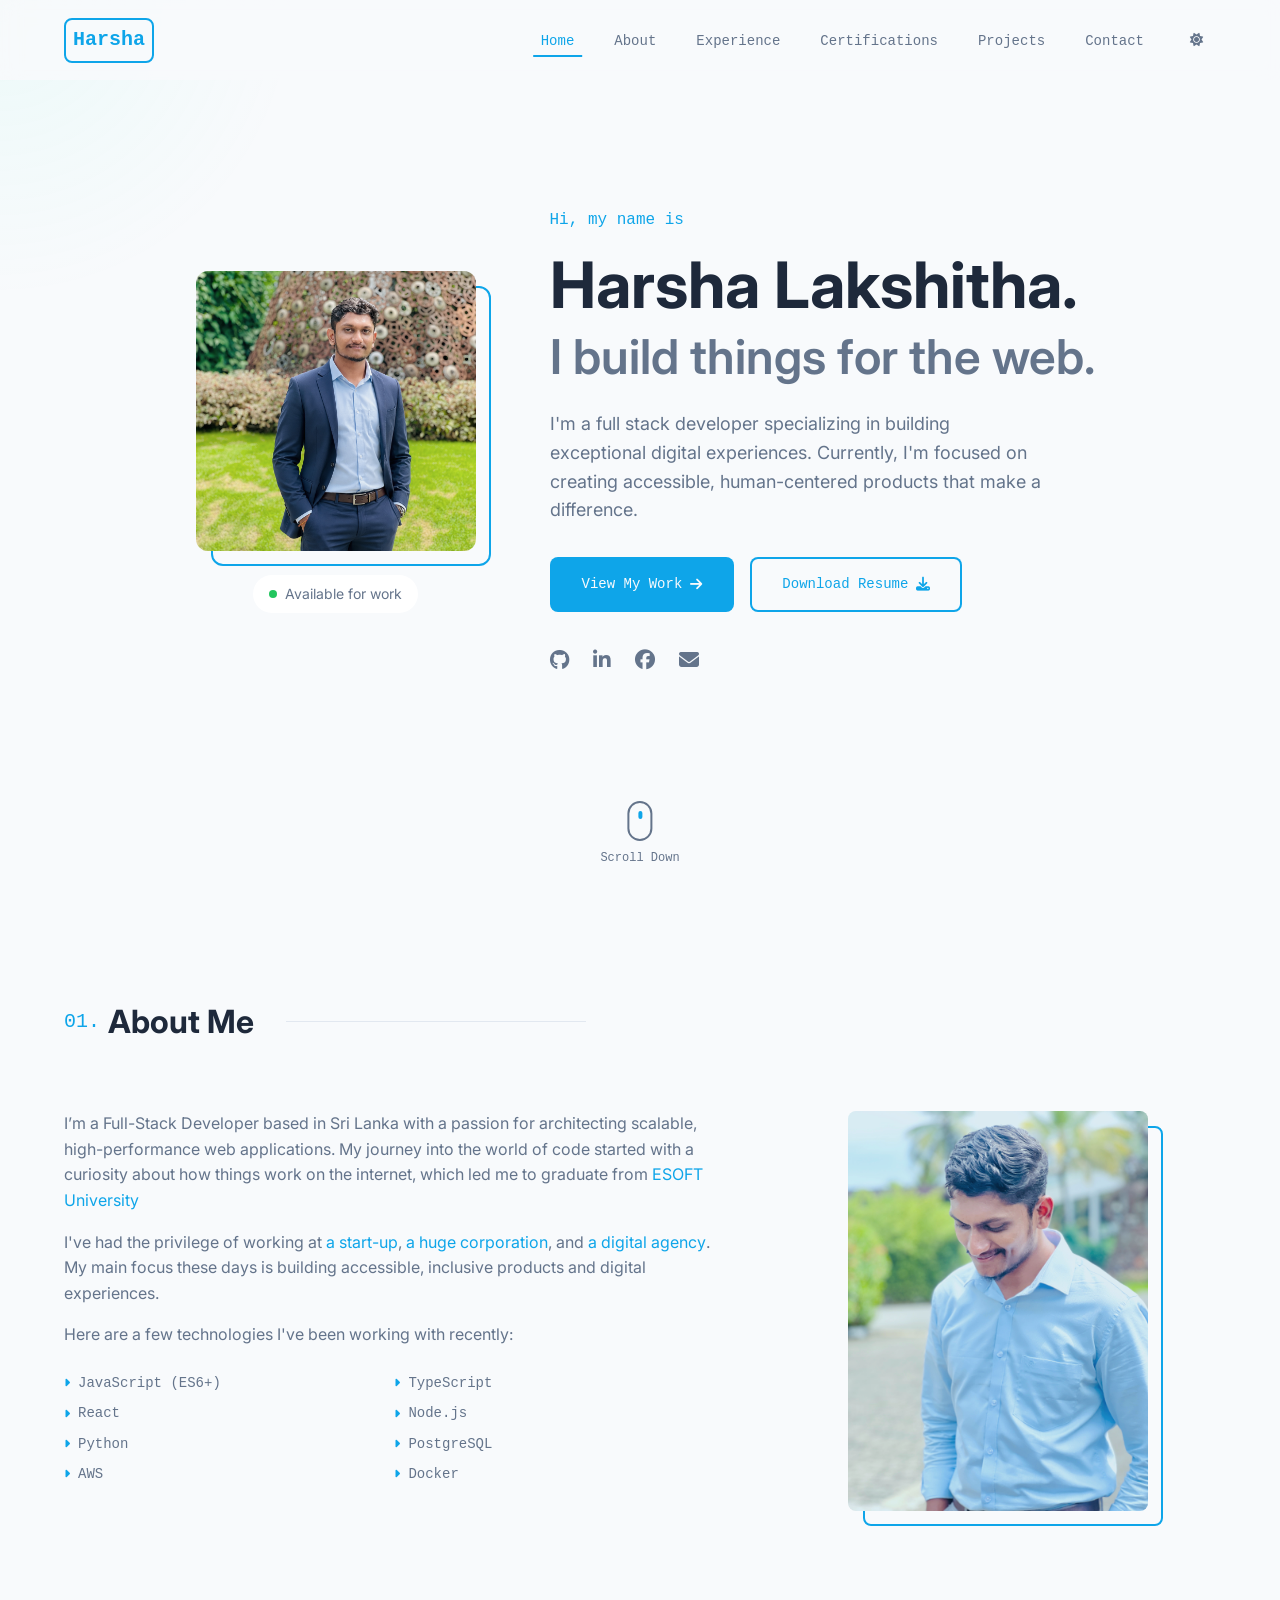
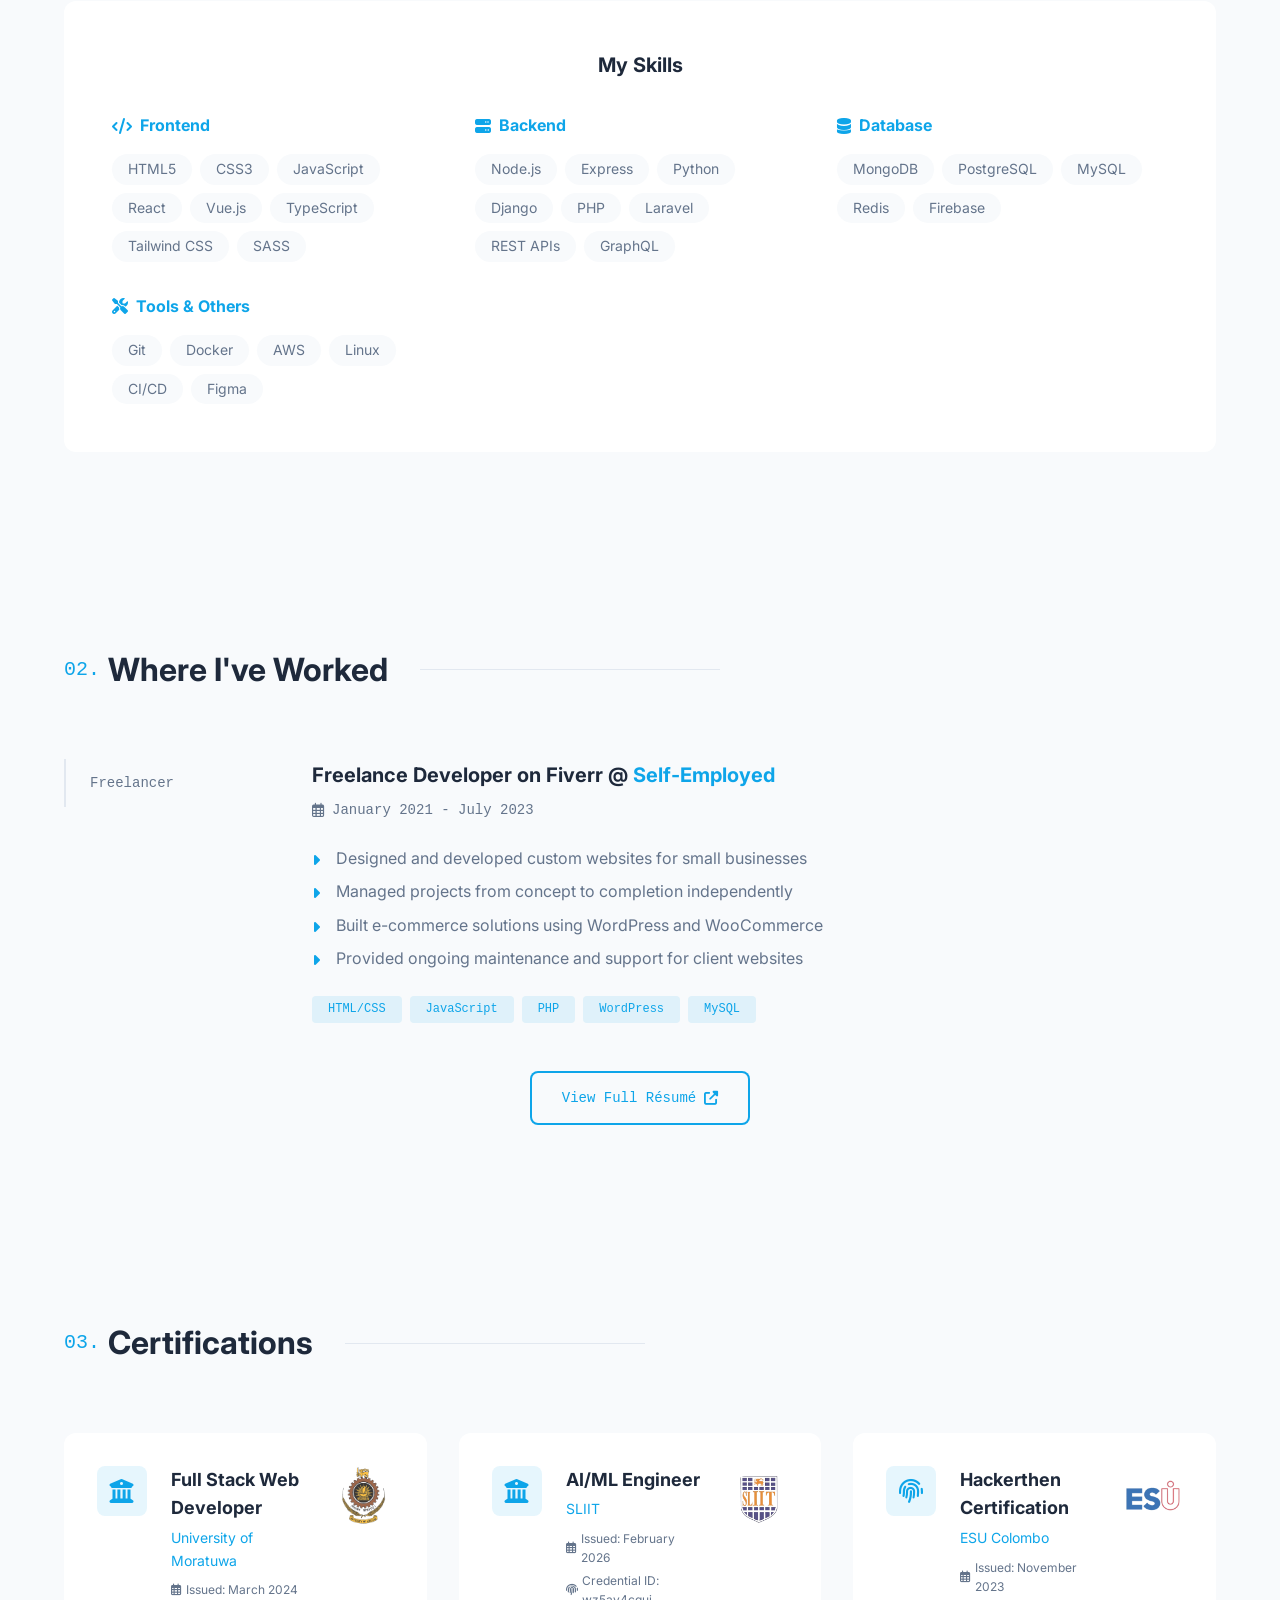
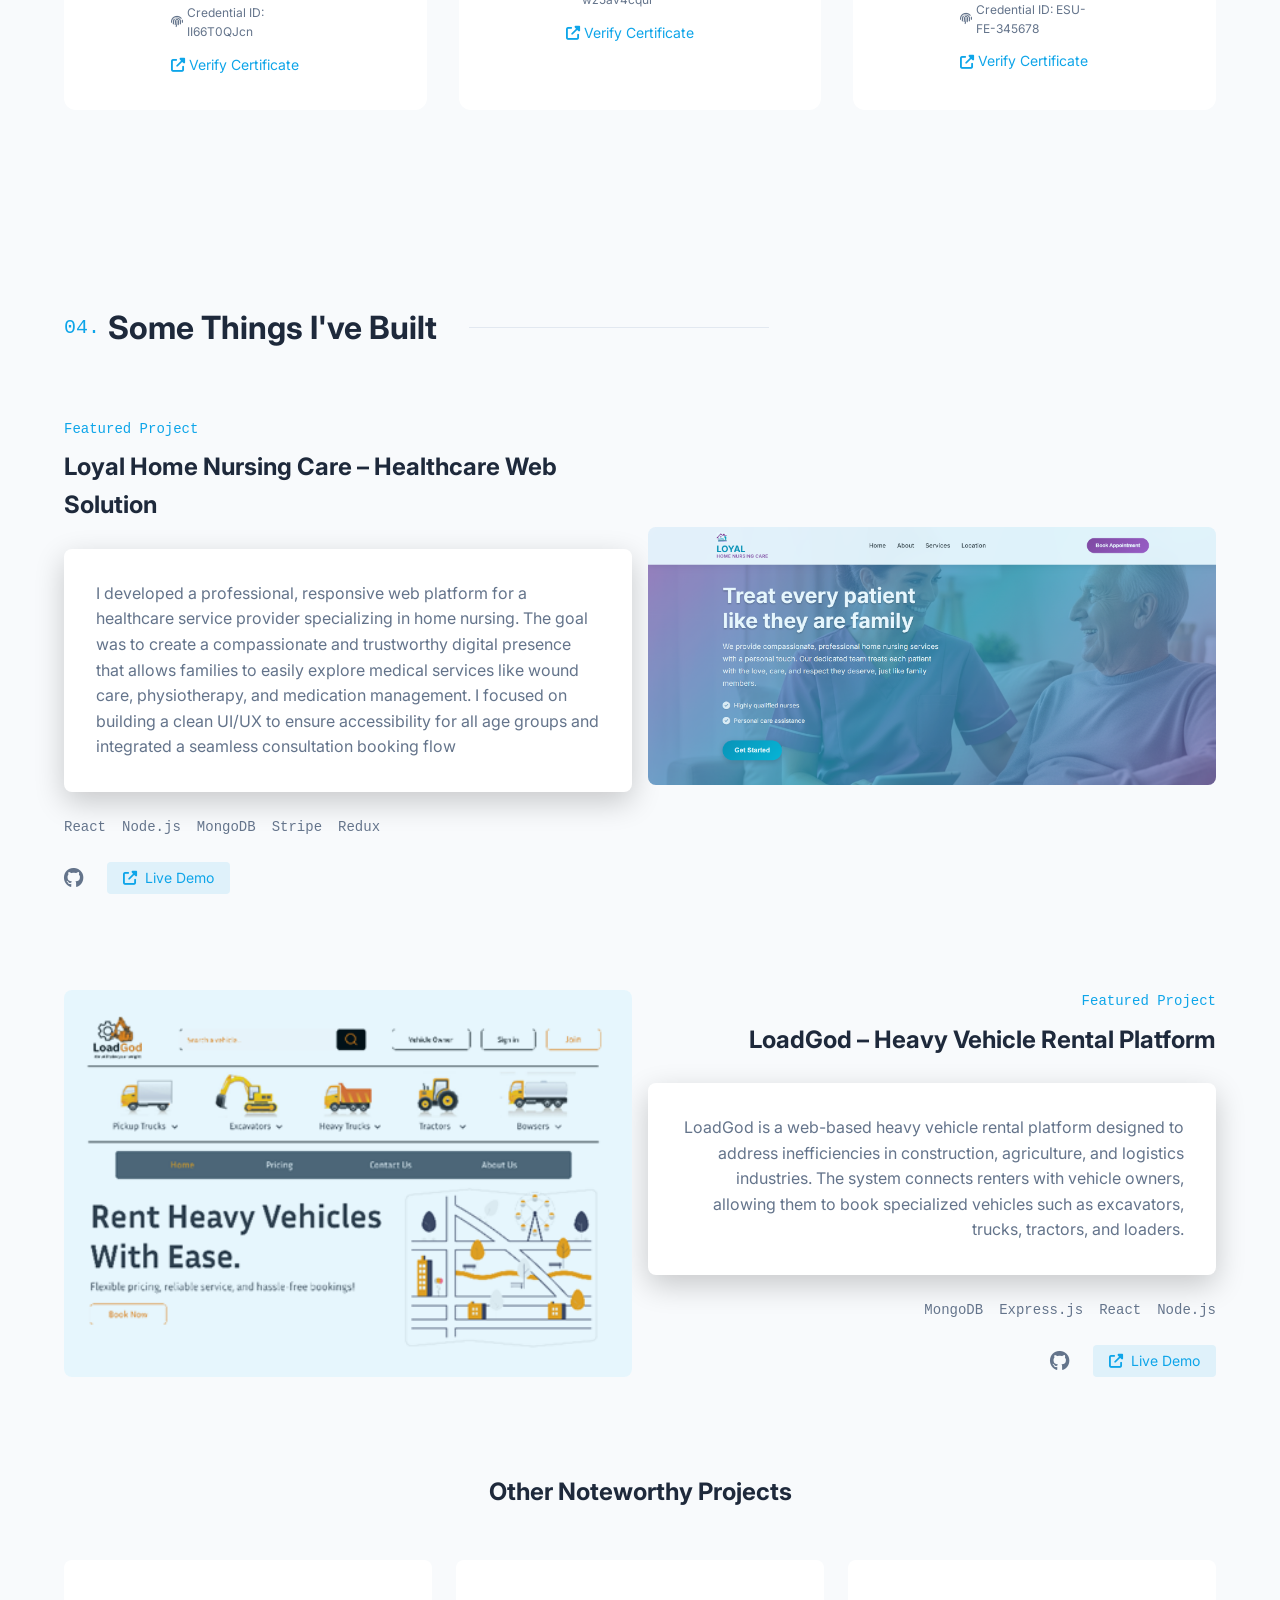
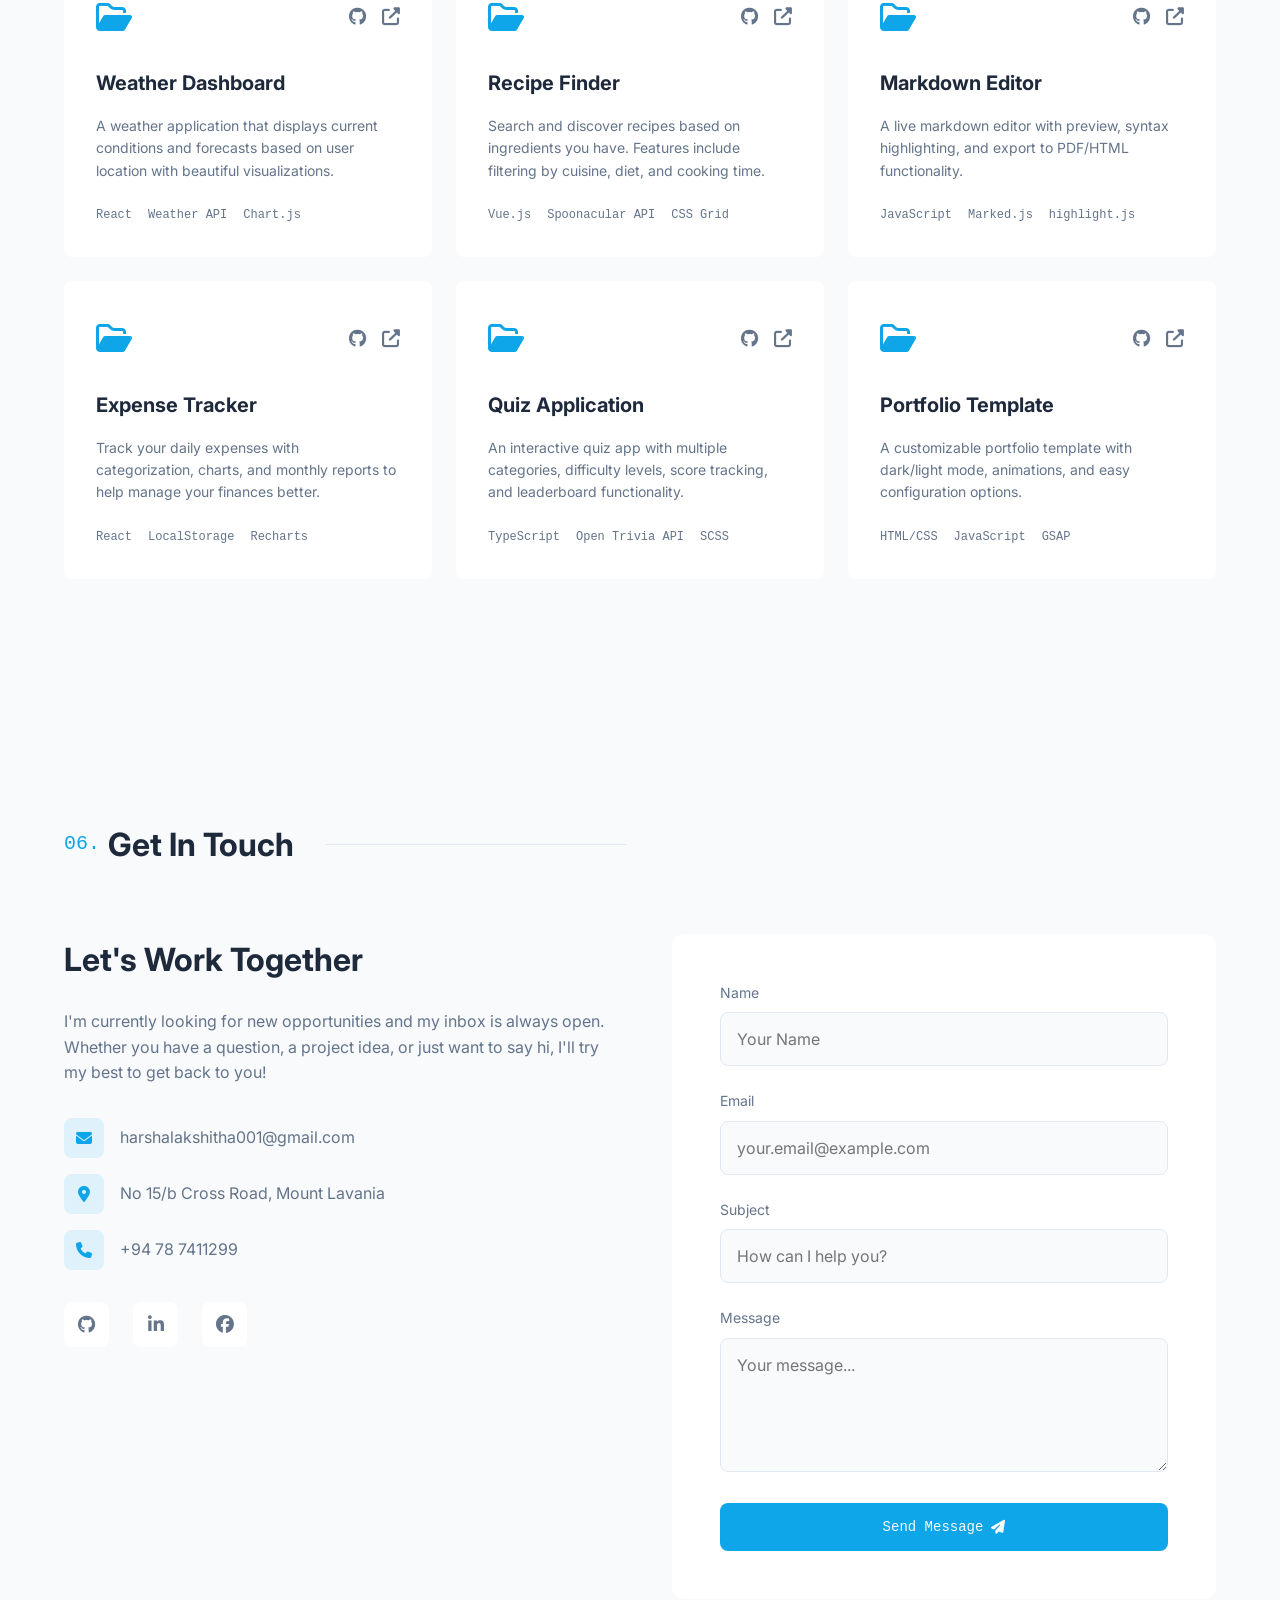
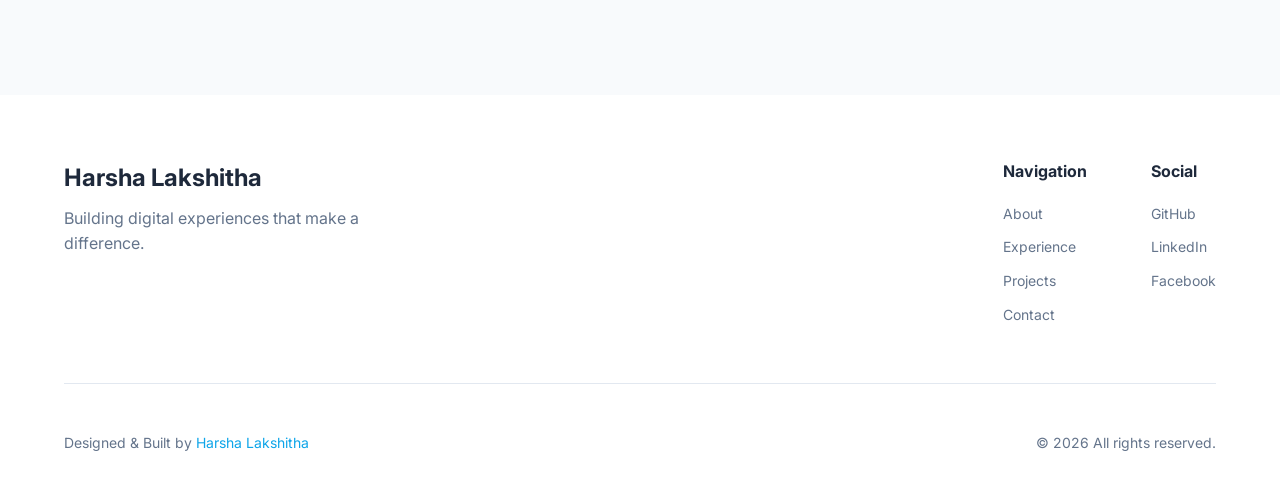
<file: index.html>
<!DOCTYPE html>
<html lang="en">
<head>
    <meta charset="UTF-8">
    <meta name="viewport" content="width=device-width, initial-scale=1.0">
    <meta name="description" content="Portfolio of Harsha Lakshitha - Full Stack Developer specializing in building exceptional digital experiences">
    <meta name="keywords" content="developer, portfolio, web developer, full stack, frontend, backend">
    <meta name="author" content="Harsha Lakshitha">
    
    <title>Harsha Lakshitha | Full Stack Developer</title>
    
    <!-- Favicon -->
    <link rel="icon" type="image/png" href="assets/images/favimage.png">
    
    <!-- Google Fonts - Inter -->
    <link rel="preconnect" href="https://fonts.googleapis.com">
    <link rel="preconnect" href="https://fonts.gstatic.com" crossorigin>
    <link href="https://fonts.googleapis.com/css2?family=Inter:wght@300;400;500;600;700&display=swap" rel="stylesheet">
    
    <!-- Font Awesome Icons -->
    <link rel="stylesheet" href="https://cdnjs.cloudflare.com/ajax/libs/font-awesome/6.4.0/css/all.min.css">
    
    <!-- Custom CSS -->
    <link rel="stylesheet" href="css/style.css">
</head>
<body>
    <!-- Loader -->
    <div class="loader" id="loader">
        <div class="loader-content">
            <div class="loader-spinner"></div>
            <p>Loading...</p>
        </div>
    </div>

    <!-- Cursor Effect -->
    <div class="cursor-glow" id="cursor-glow"></div>

    <!-- Navigation -->
    <nav class="navbar" id="navbar">
        <div class="nav-container">
            <a href="#home" class="nav-logo">
                <span class="logo-text">Harsha</span>
            </a>
            
            <button class="nav-toggle" id="nav-toggle" aria-label="Toggle navigation">
                <span class="hamburger"></span>
            </button>
            
            <ul class="nav-menu" id="nav-menu">
                <li class="nav-item">
                    <a href="#home" class="nav-link active" data-section="home">Home</a>
                </li>
                <li class="nav-item">
                    <a href="#about" class="nav-link" data-section="about">About</a>
                </li>
                <li class="nav-item">
                    <a href="#experience" class="nav-link" data-section="experience">Experience</a>
                </li>
                <li class="nav-item">
                    <a href="#certifications" class="nav-link" data-section="certifications">Certifications</a>
                </li>
                <li class="nav-item">
                    <a href="#projects" class="nav-link" data-section="projects">Projects</a>
                </li>
                <li class="nav-item">
                    <a href="#contact" class="nav-link" data-section="contact">Contact</a>
                </li>
                <li class="nav-item">
                    <button class="theme-toggle" id="theme-toggle" aria-label="Toggle theme">
                        <i class="fas fa-moon"></i>
                    </button>
                </li>
            </ul>
        </div>
    </nav>

    <!-- Main Content -->
    <main class="main-content">
        
        <!-- Hero Section -->
        <section class="hero section" id="home">
            <div class="container">
                <div class="hero-content">
                    <div class="hero-image-wrapper fade-in">
                        <div class="hero-image">
                            <img src="assets/images/profile.png" alt="Harsha Lakshitha - Full Stack Developer" id="profile-img">
                            <div class="image-border"></div>
                        </div>
                        <div class="status-badge">
                            <span class="status-dot"></span>
                            Available for work
                        </div>
                    </div>
                    
                    <div class="hero-text">
                        <p class="hero-greeting fade-in">Hi, my name is</p>
                        <h1 class="hero-title fade-in">Harsha Lakshitha.</h1>
                        <h2 class="hero-subtitle fade-in">I build things for the web.</h2>
                        <p class="hero-description fade-in">
                            I'm a full stack developer specializing in building exceptional digital experiences. 
                            Currently, I'm focused on creating accessible, human-centered products that make 
                            a difference.
                        </p>
                        
                        <div class="hero-cta fade-in">
                            <a href="#projects" class="btn btn-primary">
                                <span>View My Work</span>
                                <i class="fas fa-arrow-right"></i>
                            </a>
                            <a href="assets/images/resume.pdf" class="btn btn-outline" target="_blank">
                                <span>Download Resume</span>
                                <i class="fas fa-download"></i>
                            </a>
                        </div>
                        
                        <div class="hero-social fade-in">
                            <a href="https://github.com/Hrshaya2" target="_blank" rel="noopener noreferrer" aria-label="GitHub">
                                <i class="fab fa-github"></i>
                            </a>
                            <a href="https://www.linkedin.com/in/harsha-lakshitha/" target="_blank" rel="noopener noreferrer" aria-label="LinkedIn">
                                <i class="fab fa-linkedin-in"></i>
                            </a>
                            <a href="https://web.facebook.com/harshaya2" target="_blank" rel="noopener noreferrer" aria-label="Facebook">
                                <i class="fab fa-facebook"></i>
                            </a>
                            <a href="harshalakshitha001@gmail.com" aria-label="Email">
                                <i class="fas fa-envelope"></i>
                            </a>
                        </div>
                    </div>
                </div>
                
                <div class="scroll-indicator">
                    <div class="mouse">
                        <div class="wheel"></div>
                    </div>
                    <span>Scroll Down</span>
                </div>
            </div>
        </section>

        <!-- About Section -->
        <section class="about section" id="about">
            <div class="container">
                <h2 class="section-title fade-in">
                    <span class="title-number">01.</span>
                    About Me
                </h2>
                
                <div class="about-content">
                    <div class="about-text fade-in">
                        <p>
                            I’m a Full-Stack Developer based in Sri Lanka with a passion for architecting scalable,
                             high-performance web applications. My journey into the world of code started with a curiosity about 
                             how things work on the internet, which led me to graduate from <a href="https://www.esu.lk/" class="inline-link">ESOFT University</a>
                        </p>
                        <p>
                            I've had the privilege of working at <a href="#" class="inline-link">a start-up</a>, 
                            <a href="#" class="inline-link">a huge corporation</a>, and 
                            <a href="#" class="inline-link">a digital agency</a>. My main focus these days is 
                            building accessible, inclusive products and digital experiences.
                        </p>
                        <p>Here are a few technologies I've been working with recently:</p>
                        
                        <ul class="skills-list">
                            <li><i class="fas fa-caret-right"></i> JavaScript (ES6+)</li>
                            <li><i class="fas fa-caret-right"></i> TypeScript</li>
                            <li><i class="fas fa-caret-right"></i> React</li>
                            <li><i class="fas fa-caret-right"></i> Node.js</li>
                            <li><i class="fas fa-caret-right"></i> Python</li>
                            <li><i class="fas fa-caret-right"></i> PostgreSQL</li>
                            <li><i class="fas fa-caret-right"></i> AWS</li>
                            <li><i class="fas fa-caret-right"></i> Docker</li>
                        </ul>
                    </div>
                    
                    <div class="about-image fade-in">
                        <div class="image-wrapper">
                            <img src="assets/images/about.jpeg" alt="Harsha Lakshitha working">
                            <div class="image-overlay"></div>
                        </div>
                    </div>
                </div>
                <br>
                <!-- Skills Section -->
                <div class="skills-section fade-in">
                    <h3 class="skills-title">My Skills</h3>
                    <div class="skills-grid">
                        <div class="skill-category">
                            <h4><i class="fas fa-code"></i> Frontend</h4>
                            <div class="skill-tags">
                                <span class="skill-tag">HTML5</span>
                                <span class="skill-tag">CSS3</span>
                                <span class="skill-tag">JavaScript</span>
                                <span class="skill-tag">React</span>
                                <span class="skill-tag">Vue.js</span>
                                <span class="skill-tag">TypeScript</span>
                                <span class="skill-tag">Tailwind CSS</span>
                                <span class="skill-tag">SASS</span>
                            </div>
                        </div>
                        <div class="skill-category">
                            <h4><i class="fas fa-server"></i> Backend</h4>
                            <div class="skill-tags">
                                <span class="skill-tag">Node.js</span>
                                <span class="skill-tag">Express</span>
                                <span class="skill-tag">Python</span>
                                <span class="skill-tag">Django</span>
                                <span class="skill-tag">PHP</span>
                                <span class="skill-tag">Laravel</span>
                                <span class="skill-tag">REST APIs</span>
                                <span class="skill-tag">GraphQL</span>
                            </div>
                        </div>
                        <div class="skill-category">
                            <h4><i class="fas fa-database"></i> Database</h4>
                            <div class="skill-tags">
                                <span class="skill-tag">MongoDB</span>
                                <span class="skill-tag">PostgreSQL</span>
                                <span class="skill-tag">MySQL</span>
                                <span class="skill-tag">Redis</span>
                                <span class="skill-tag">Firebase</span>
                            </div>
                        </div>
                        <div class="skill-category">
                            <h4><i class="fas fa-tools"></i> Tools & Others</h4>
                            <div class="skill-tags">
                                <span class="skill-tag">Git</span>
                                <span class="skill-tag">Docker</span>
                                <span class="skill-tag">AWS</span>
                                <span class="skill-tag">Linux</span>
                                <span class="skill-tag">CI/CD</span>
                                <span class="skill-tag">Figma</span>
                            </div>
                        </div>
                    </div>
                </div>
            </div>
        </section>

        <!-- Experience Section -->
        <section class="experience section" id="experience">
            <div class="container">
                <h2 class="section-title fade-in">
                    <span class="title-number">02.</span>
                    Where I've Worked
                </h2>
                
                <div class="experience-content fade-in">
                    <div class="experience-tabs">
                        <button class="tab-btn" data-tab="job4">Freelancer</button>
                        <div class="tab-indicator"></div>
                    </div>

                        <div class="experience-panel active" id="job4">
                            <h3 class="job-title">
                                Freelance Developer on Fiverr
                                <span class="company">@ <a href="#" target="_blank">Self-Employed</a></span>
                            </h3>
                            <p class="job-duration">
                                <i class="far fa-calendar-alt"></i>
                                January 2021 - July 2023
                            </p>
                            <ul class="job-description">
                                <li>
                                    <i class="fas fa-caret-right"></i>
                                    Designed and developed custom websites for small businesses
                                </li>
                                <li>
                                    <i class="fas fa-caret-right"></i>
                                    Managed projects from concept to completion independently
                                </li>
                                <li>
                                    <i class="fas fa-caret-right"></i>
                                    Built e-commerce solutions using WordPress and WooCommerce
                                </li>
                                <li>
                                    <i class="fas fa-caret-right"></i>
                                    Provided ongoing maintenance and support for client websites
                                </li>
                            </ul>
                            <div class="job-tech">
                                <span>HTML/CSS</span>
                                <span>JavaScript</span>
                                <span>PHP</span>
                                <span>WordPress</span>
                                <span>MySQL</span>
                            </div>
                        </div>
                    </div>
                </div>
                
                <div class="resume-link fade-in">
                    <a href="assets/images/resume.pdf" class="btn btn-outline" target="_blank">
                        <span>View Full Résumé</span>
                        <i class="fas fa-external-link-alt"></i>
                    </a>
                </div>
            </div>
        </section>

        <!-- Certifications Section -->
        <section class="certifications section" id="certifications">
            <div class="container">
                <h2 class="section-title fade-in">
                    <span class="title-number">03.</span>
                    Certifications
                </h2>
                
                <div class="certifications-grid">
                    <div class="cert-card fade-in">
                        <div class="cert-icon">
                            <i class="fas fa-university"></i>
                        </div>
                        <div class="cert-content">
                            <h3>Full Stack Web Developer</h3>
                            <p class="cert-issuer">University of Moratuwa</p>
                            <p class="cert-date"><i class="far fa-calendar-alt"></i> Issued: March 2024</p>
                            <p class="cert-id"><i class="fas fa-fingerprint"></i> Credential ID: II66T0QJcn</p>
                            <a href="https://open.uom.lk/lms/mod/customcert/verify_certificate.php" class="cert-verify" target="_blank">
                                <i class="fas fa-external-link-alt"></i> Verify Certificate
                            </a>
                        </div>
                        <div class="cert-badge">
                            <img src="assets/images/Moratuwa.png" alt="University of Moratuwa Badge">
                        </div>
                    </div>
                    
                    <div class="cert-card fade-in">
                        <div class="cert-icon">
                            <i class="fas fa-university"></i>
                        </div>
                        <div class="cert-content">
                        <h3>AI/ML Engineer</h3>
                            <p class="cert-issuer">SLIIT</p>
                            <p class="cert-date"><i class="far fa-calendar-alt"></i> Issued: February 2026</p>
                            <p class="cert-id"><i class="fas fa-fingerprint"></i> Credential ID: wz5av4cqui</p>
                            <a href="#" class="cert-verify" target="_blank">
                                <i class="fas fa-external-link-alt"></i> Verify Certificate
                            </a>
                        </div>
                        <div class="cert-badge">
                            <img src="assets/images/SLIIT.png" alt="SLIIT Badge">
                        </div>
                    </div>
                    
                    <div class="cert-card fade-in">
                        <div class="cert-icon">
                            <i class="fas fa-fingerprint"></i>
                        </div>
                        <div class="cert-content">
                            <h3>Hackerthen Certification</h3>
                            <p class="cert-issuer">ESU Colombo</p>
                            <p class="cert-date"><i class="far fa-calendar-alt"></i> Issued: November 2023</p>
                            <p class="cert-id"><i class="fas fa-fingerprint"></i> Credential ID: ESU-FE-345678</p>
                            <a href="#" class="cert-verify" target="_blank">
                                <i class="fas fa-external-link-alt"></i> Verify Certificate
                            </a>
                        </div>
                        <div class="cert-badge">
                            <img src="assets/images/esu.webp" alt="ESU Badge">
                        </div>
                    </div>
                </div>
            </div>
        </section>

        <!-- Projects Section -->
        <section class="projects section" id="projects">
            <div class="container">
                <h2 class="section-title fade-in">
                    <span class="title-number">04.</span>
                    Some Things I've Built
                </h2>
                
                <!-- Featured Projects -->
                <div class="featured-projects">
                    
                    <article class="featured-project fade-in">
                        <div class="project-content">
                            <p class="project-overline">Featured Project</p>
                            <h3 class="project-title">
                                <a href="#" target="_blank">Loyal Home Nursing Care – Healthcare Web Solution</a>
                            </h3>
                            <div class="project-description">
                                <p>
                                    I developed a professional, responsive web platform for a healthcare service provider specializing in home nursing. 
                                    The goal was to create a compassionate and trustworthy digital presence that allows families to easily explore medical services like wound care, physiotherapy, and medication management. 
                                    I focused on building a clean UI/UX to ensure accessibility for all age groups and integrated a seamless consultation booking flow
                                </p>
                            </div>
                            <ul class="project-tech-list">
                                <li>React</li>
                                <li>Node.js</li>
                                <li>MongoDB</li>
                                <li>Stripe</li>
                                <li>Redux</li>
                            </ul>
                            <div class="project-links">
                                <a href="https://github.com/Hrshaya2/loyalhomenursingcare" target="_blank" aria-label="GitHub Repository">
                                    <i class="fab fa-github"></i>
                                </a>
                                <a href="https://loyalhomenursingcare.page/" target="_blank" aria-label="Live Demo" class="live-link">
                                    <i class="fas fa-external-link-alt"></i>
                                    <span>Live Demo</span>
                                </a>
                            </div>
                        </div>
                        <div class="project-image">
                            <a href="#" target="_blank">
                                <img src="assets/images/project1.png" alt="Loyal Home Nursing Care Screenshot">
                                <div class="image-overlay"></div>
                            </a>
                        </div>
                    </article>
                    
                    <article class="featured-project fade-in">
                        <div class="project-content">
                            <p class="project-overline">Featured Project</p>
                            <h3 class="project-title">
                                <a href="#" target="_blank">LoadGod – Heavy Vehicle Rental Platform</a>
                            </h3>
                            <div class="project-description">
                                <p>
                                    LoadGod is a web-based heavy vehicle rental platform designed to address inefficiencies in construction, agriculture, and logistics industries. 
                                    The system connects renters with vehicle owners, allowing them to book specialized vehicles such as excavators, trucks, tractors, and loaders.

                                </p>
                            </div>
                            <ul class="project-tech-list">
                                <li>MongoDB</li>
                                <li>Express.js</li>
                                <li>React</li>
                                <li>Node.js</li>
                            </ul>
                            <div class="project-links">
                                <a href="http://github.com/Hrshaya2/Loadgod2" target="_blank" aria-label="GitHub Repository">
                                    <i class="fab fa-github"></i>
                                </a>
                                <a href="#" target="_blank" aria-label="Live Demo" class="live-link">
                                    <i class="fas fa-external-link-alt"></i>
                                    <span>Live Demo</span>
                                </a>
                            </div>
                        </div>
                        <div class="project-image">
                            <a href="#" target="_blank">
                                <img src="assets/images/project2.png" alt="LoadGod – Heavy Vehicle Rental Platform Screenshot">
                                <div class="image-overlay"></div>
                            </a>
                        </div>
                    </article>
                </div>
                
                <!-- Other Projects Grid -->
                <h3 class="other-projects-title fade-in">Other Noteworthy Projects</h3>
                
                <div class="projects-grid">
                    <article class="project-card fade-in">
                        <div class="card-header">
                            <div class="folder-icon">
                                <i class="far fa-folder-open"></i>
                            </div>
                            <div class="card-links">
                                <a href="#" target="_blank" aria-label="GitHub">
                                    <i class="fab fa-github"></i>
                                </a>
                                <a href="#" target="_blank" aria-label="Live Demo" class="live-link">
                                    <i class="fas fa-external-link-alt"></i>
                                </a>
                            </div>
                        </div>
                        <h4 class="card-title">
                            <a href="#" target="_blank">Weather Dashboard</a>
                        </h4>
                        <p class="card-description">
                            A weather application that displays current conditions and forecasts based on 
                            user location with beautiful visualizations.
                        </p>
                        <ul class="card-tech">
                            <li>React</li>
                            <li>Weather API</li>
                            <li>Chart.js</li>
                        </ul>
                    </article>
                    
                    <article class="project-card fade-in">
                        <div class="card-header">
                            <div class="folder-icon">
                                <i class="far fa-folder-open"></i>
                            </div>
                            <div class="card-links">
                                <a href="#" target="_blank" aria-label="GitHub">
                                    <i class="fab fa-github"></i>
                                </a>
                                <a href="#" target="_blank" aria-label="Live Demo" class="live-link">
                                    <i class="fas fa-external-link-alt"></i>
                                </a>
                            </div>
                        </div>
                        <h4 class="card-title">
                            <a href="#" target="_blank">Recipe Finder</a>
                        </h4>
                        <p class="card-description">
                            Search and discover recipes based on ingredients you have. Features include 
                            filtering by cuisine, diet, and cooking time.
                        </p>
                        <ul class="card-tech">
                            <li>Vue.js</li>
                            <li>Spoonacular API</li>
                            <li>CSS Grid</li>
                        </ul>
                    </article>
                    
                    <article class="project-card fade-in">
                        <div class="card-header">
                            <div class="folder-icon">
                                <i class="far fa-folder-open"></i>
                            </div>
                            <div class="card-links">
                                <a href="#" target="_blank" aria-label="GitHub">
                                    <i class="fab fa-github"></i>
                                </a>
                                <a href="#" target="_blank" aria-label="Live Demo" class="live-link">
                                    <i class="fas fa-external-link-alt"></i>
                                </a>
                            </div>
                        </div>
                        <h4 class="card-title">
                            <a href="#" target="_blank">Markdown Editor</a>
                        </h4>
                        <p class="card-description">
                            A live markdown editor with preview, syntax highlighting, and export to 
                            PDF/HTML functionality.
                        </p>
                        <ul class="card-tech">
                            <li>JavaScript</li>
                            <li>Marked.js</li>
                            <li>highlight.js</li>
                        </ul>
                    </article>
                    
                    <article class="project-card fade-in">
                        <div class="card-header">
                            <div class="folder-icon">
                                <i class="far fa-folder-open"></i>
                            </div>
                            <div class="card-links">
                                <a href="#" target="_blank" aria-label="GitHub">
                                    <i class="fab fa-github"></i>
                                </a>
                                <a href="#" target="_blank" aria-label="Live Demo" class="live-link">
                                    <i class="fas fa-external-link-alt"></i>
                                </a>
                            </div>
                        </div>
                        <h4 class="card-title">
                            <a href="#" target="_blank">Expense Tracker</a>
                        </h4>
                        <p class="card-description">
                            Track your daily expenses with categorization, charts, and monthly reports 
                            to help manage your finances better.
                        </p>
                        <ul class="card-tech">
                            <li>React</li>
                            <li>LocalStorage</li>
                            <li>Recharts</li>
                        </ul>
                    </article>
                    
                    <article class="project-card fade-in">
                        <div class="card-header">
                            <div class="folder-icon">
                                <i class="far fa-folder-open"></i>
                            </div>
                            <div class="card-links">
                                <a href="#" target="_blank" aria-label="GitHub">
                                    <i class="fab fa-github"></i>
                                </a>
                                <a href="#" target="_blank" aria-label="Live Demo" class="live-link">
                                    <i class="fas fa-external-link-alt"></i>
                                </a>
                            </div>
                        </div>
                        <h4 class="card-title">
                            <a href="#" target="_blank">Quiz Application</a>
                        </h4>
                        <p class="card-description">
                            An interactive quiz app with multiple categories, difficulty levels, 
                            score tracking, and leaderboard functionality.
                        </p>
                        <ul class="card-tech">
                            <li>TypeScript</li>
                            <li>Open Trivia API</li>
                            <li>SCSS</li>
                        </ul>
                    </article>
                    
                    <article class="project-card fade-in">
                        <div class="card-header">
                            <div class="folder-icon">
                                <i class="far fa-folder-open"></i>
                            </div>
                            <div class="card-links">
                                <a href="#" target="_blank" aria-label="GitHub">
                                    <i class="fab fa-github"></i>
                                </a>
                                <a href="#" target="_blank" aria-label="Live Demo" class="live-link">
                                    <i class="fas fa-external-link-alt"></i>
                                </a>
                            </div>
                        </div>
                        <h4 class="card-title">
                            <a href="#" target="_blank">Portfolio Template</a>
                        </h4>
                        <p class="card-description">
                            A customizable portfolio template with dark/light mode, animations, 
                            and easy configuration options.
                        </p>
                        <ul class="card-tech">
                            <li>HTML/CSS</li>
                            <li>JavaScript</li>
                            <li>GSAP</li>
                        </ul>
                    </article>
                </div>
            </div>
        </section>


        <!-- Contact Section -->
        <section class="contact section" id="contact">
            <div class="container">
                <h2 class="section-title fade-in">
                    <span class="title-number">06.</span>
                    Get In Touch
                </h2>
                
                <div class="contact-content">
                    <div class="contact-text fade-in">
                        <h3>Let's Work Together</h3>
                        <p>
                            I'm currently looking for new opportunities and my inbox is always open. 
                            Whether you have a question, a project idea, or just want to say hi, 
                            I'll try my best to get back to you!
                        </p>
                        
                        <div class="contact-info">
                            <div class="contact-item">
                                <i class="fas fa-envelope"></i>
                                <a href="mailto:harshalakshitha001@gmail.com">harshalakshitha001@gmail.com</a>
                            </div>
                            <div class="contact-item">
                                <i class="fas fa-map-marker-alt"></i>
                                <span>No 15/b Cross Road, Mount Lavania</span>
                            </div>
                            <div class="contact-item">
                                <i class="fas fa-phone"></i>
                                <a href="tel:+94787411299">+94 78 7411299</a>
                            </div>
                        </div>
                        
                        <div class="contact-social">
                            <a href="https://github.com/Hrshaya2/" target="_blank" aria-label="GitHub">
                                <i class="fab fa-github"></i>
                            </a>
                            <a href="https://www.linkedin.com/in/harsha-lakshitha/" target="_blank" aria-label="LinkedIn">
                                <i class="fab fa-linkedin-in"></i>
                            </a>
                            <a href="https://web.facebook.com/harshaya2/" target="_blank" aria-label="Facebook">
                                <i class="fab fa-facebook"></i>
                            </a>
                        </div>
                    </div>
                    
                    <form action="https://api.web3forms.com/submit" class="contact-form fade-in" method="post" id="contact-form">
                        <input type="hidden" name="access_key" value="62619c02-f546-4c89-ab5f-2b6ffd3c9e0d">
                        <div class="form-group">
                            <label for="name">Name</label>
                            <input type="text" id="name" name="name" placeholder="Your Name" required>
                        </div>
                        <div class="form-group">
                            <label for="email">Email</label>
                            <input type="email" id="email" name="email" placeholder="your.email@example.com" required>
                        </div>
                        <div class="form-group">
                            <label for="subject">Subject</label>
                            <input type="text" id="subject" name="subject" placeholder="How can I help you?">
                        </div>
                        <div class="form-group">
                            <label for="message">Message</label>
                            <textarea id="message" name="message" rows="5" placeholder="Your message..." required></textarea>
                        </div>
                        <button type="submit" class="btn btn-primary">
                            <span>Send Message</span>
                            <i class="fas fa-paper-plane"></i>
                        </button>
                    </form>
                </div>
            </div>
        </section>
        
    </main>

    <!-- Footer -->
    <footer class="footer">
        <div class="container">
            <div class="footer-content">
                <div class="footer-left">
                    <a href="#home" class="footer-logo">Harsha Lakshitha</a>
                    <p>Building digital experiences that make a difference.</p>
                </div>
                
                <div class="footer-links">
                    <div class="footer-column">
                        <h4>Navigation</h4>
                        <ul>
                            <li><a href="#about">About</a></li>
                            <li><a href="#experience">Experience</a></li>
                            <li><a href="#projects">Projects</a></li>
                            <li><a href="#contact">Contact</a></li>
                        </ul>
                    </div>
                    <div class="footer-column">
                        <h4>Social</h4>
                        <ul>
                            <li><a href="https://github.com/Hrshaya2" target="_blank" aria-label="GitHub">GitHub</a></li>
                            <li><a href="https://www.linkedin.com/in/harsha-lakshitha/" target="_blank" aria-label="LinkedIn">LinkedIn</a></li>
                            <li><a href="https://web.facebook.com/harshaya2" target="_blank" rel="noopener noreferrer" aria-label="Facebook">Facebook</a></li>
                        </ul>
                    </div>
                </div>
            </div>
            
            <div class="footer-bottom">
                <p>
                    Designed & Built by <a href="#home">Harsha Lakshitha</a>
                </p>
                <p class="copyright">
                    &copy; <span id="current-year"></span> All rights reserved.
                </p>
            </div>
        </div>
    </footer>

    <!-- Back to Top Button -->
    <button class="back-to-top" id="back-to-top" aria-label="Back to top">
        <i class="fas fa-arrow-up"></i>
    </button>

    <!-- JavaScript -->
    <script src="js/script.js?v=2"></script>
</body>
</html>
</file>
<file: css/style.css>
/* ===================================
   Portfolio Website - Main Stylesheet
   Author: Harsha Lakshitha
   Version: 1.0
   =================================== */

/* ===================================
   CSS Variables (Custom Properties)
   =================================== */
:root {
    /* Colors - Dark Theme (Default) */
    --color-bg: #0a192f;
    --color-bg-light: #112240;
    --color-bg-lighter: #1d3461;
    --color-primary: #60f452;
    --color-primary-tint: rgba(100, 255, 218, 0.1);
    --color-text: #ccd6f6;
    --color-text-light: #8892b0;
    --color-text-lighter: #a8b2d1;
    --color-white: #e6f1ff;
    --color-heading: #ccd6f6;
    
    /* Typography */
    --font-primary: 'Inter', -apple-system, BlinkMacSystemFont, 'Segoe UI', Roboto, sans-serif;
    --font-mono: 'SF Mono', 'Fira Code', 'Fira Mono', monospace;
    
    /* Font Sizes */
    --fs-xs: 0.75rem;
    --fs-sm: 0.875rem;
    --fs-md: 1rem;
    --fs-lg: 1.125rem;
    --fs-xl: 1.25rem;
    --fs-2xl: 1.5rem;
    --fs-3xl: 2rem;
    --fs-4xl: 2.5rem;
    --fs-5xl: 3rem;
    --fs-6xl: 4rem;
    
    /* Spacing */
    --spacing-xs: 0.25rem;
    --spacing-sm: 0.5rem;
    --spacing-md: 1rem;
    --spacing-lg: 1.5rem;
    --spacing-xl: 2rem;
    --spacing-2xl: 3rem;
    --spacing-3xl: 4rem;
    --spacing-4xl: 6rem;
    
    /* Border Radius */
    --radius-sm: 4px;
    --radius-md: 8px;
    --radius-lg: 12px;
    --radius-xl: 20px;
    --radius-full: 50%;
    
    /* Shadows */
    --shadow-sm: 0 2px 4px rgba(0, 0, 0, 0.1);
    --shadow-md: 0 4px 6px rgba(0, 0, 0, 0.15);
    --shadow-lg: 0 10px 30px rgba(0, 0, 0, 0.2);
    --shadow-xl: 0 20px 50px rgba(0, 0, 0, 0.3);
    
    /* Transitions */
    --transition-fast: 0.15s ease;
    --transition-base: 0.25s ease;
    --transition-slow: 0.4s ease;
    --transition-slower: 0.6s ease;
    
    /* Z-index */
    --z-dropdown: 100;
    --z-sticky: 200;
    --z-fixed: 300;
    --z-modal: 400;
    --z-tooltip: 500;
    
    /* Container */
    --container-max: 1200px;
    --container-padding: 1.5rem;
    
    /* Header */
    --header-height: 80px;
}

/* Light Theme */
[data-theme="light"] {
    --color-bg: #f8fafc;
    --color-bg-light: #ffffff;
    --color-bg-lighter: #e2e8f0;
    --color-primary: #0ea5e9;
    --color-primary-tint: rgba(14, 165, 233, 0.1);
    --color-text: #334155;
    --color-text-light: #64748b;
    --color-text-lighter: #475569;
    --color-white: #1e293b;
    --color-heading: #1e293b;
}

/* ===================================
   Reset & Base Styles
   =================================== */
*,
*::before,
*::after {
    margin: 0;
    padding: 0;
    box-sizing: border-box;
}

html {
    scroll-behavior: smooth;
    font-size: 16px;
}

body {
    font-family: var(--font-primary);
    background-color: var(--color-bg);
    color: var(--color-text);
    line-height: 1.6;
    overflow-x: hidden;
    -webkit-font-smoothing: antialiased;
    -moz-osx-font-smoothing: grayscale;
}

body.no-scroll {
    overflow: hidden;
}

a {
    text-decoration: none;
    color: inherit;
    transition: var(--transition-base);
}

ul, ol {
    list-style: none;
}

img {
    max-width: 100%;
    height: auto;
    display: block;
}

button {
    font-family: inherit;
    cursor: pointer;
    border: none;
    background: none;
}

input, textarea {
    font-family: inherit;
    font-size: inherit;
}

/* ===================================
   Utility Classes
   =================================== */
.container {
    max-width: var(--container-max);
    margin: 0 auto;
    padding: 0 var(--container-padding);
}

.section {
    padding: var(--spacing-4xl) 0;
}

.section-title {
    display: flex;
    align-items: center;
    font-size: var(--fs-3xl);
    font-weight: 700;
    color: var(--color-heading);
    margin-bottom: var(--spacing-3xl);
    white-space: nowrap;
}

.section-title::after {
    content: '';
    display: block;
    height: 1px;
    width: 300px;
    background-color: var(--color-bg-lighter);
    margin-left: var(--spacing-xl);
}

.title-number {
    font-family: var(--font-mono);
    font-size: var(--fs-xl);
    font-weight: 400;
    color: var(--color-primary);
    margin-right: var(--spacing-sm);
}

.inline-link {
    color: var(--color-primary);
    position: relative;
}

.inline-link::after {
    content: '';
    position: absolute;
    bottom: 0;
    left: 0;
    width: 100%;
    height: 1px;
    background-color: var(--color-primary);
    transform: scaleX(0);
    transform-origin: right;
    transition: transform var(--transition-base);
}

.inline-link:hover::after {
    transform: scaleX(1);
    transform-origin: left;
}

/* ===================================
   Loader
   =================================== */
.loader {
    position: fixed;
    top: 0;
    left: 0;
    width: 100%;
    height: 100%;
    background-color: var(--color-bg);
    display: flex;
    align-items: center;
    justify-content: center;
    z-index: 9999;
    transition: opacity var(--transition-slow), visibility var(--transition-slow);
}

.loader.hidden {
    opacity: 0;
    visibility: hidden;
}

.loader-content {
    text-align: center;
}

.loader-spinner {
    width: 50px;
    height: 50px;
    border: 3px solid var(--color-bg-lighter);
    border-top-color: var(--color-primary);
    border-radius: 50%;
    animation: spin 1s linear infinite;
    margin: 0 auto var(--spacing-md);
}

.loader-content p {
    font-family: var(--font-mono);
    font-size: var(--fs-sm);
    color: var(--color-primary);
}

@keyframes spin {
    to {
        transform: rotate(360deg);
    }
}

/* ===================================
   Cursor Glow Effect
   =================================== */
.cursor-glow {
    position: fixed;
    width: 600px;
    height: 600px;
    border-radius: 50%;
    pointer-events: none;
    background: radial-gradient(circle, rgba(100, 255, 218, 0.08) 0%, transparent 70%);
    transform: translate(-50%, -50%);
    z-index: -1;
    transition: opacity var(--transition-base);
    opacity: 0;
}

.cursor-glow.active {
    opacity: 1;
}

/* ===================================
   Navigation
   =================================== */
.navbar {
    position: fixed;
    top: 0;
    left: 0;
    width: 100%;
    height: var(--header-height);
    background-color: rgba(10, 25, 47, 0.85);
    backdrop-filter: blur(10px);
    z-index: var(--z-fixed);
    transition: var(--transition-base);
}

[data-theme="light"] .navbar {
    background-color: rgba(248, 250, 252, 0.85);
}

.navbar.scrolled {
    height: 70px;
    box-shadow: var(--shadow-lg);
}

.nav-container {
    display: flex;
    align-items: center;
    justify-content: space-between;
    height: 100%;
    max-width: var(--container-max);
    margin: 0 auto;
    padding: 0 var(--container-padding);
}

.nav-logo {
    font-size: var(--fs-xl);
    font-weight: 700;
    color: var(--color-primary);
}

.logo-text {
    display: inline-block;
    width: 90px;
    height: 45px;
    border: 2px solid var(--color-primary);
    border-radius: var(--radius-md);
    display: flex;
    align-items: center;
    justify-content: center;
    font-family: var(--font-mono);
    transition: var(--transition-base);
}

.logo-text:hover {
    background-color: var(--color-primary-tint);
}

.nav-menu {
    display: flex;
    align-items: center;
    gap: var(--spacing-lg);
}

.nav-link {
    font-family: var(--font-mono);
    font-size: var(--fs-sm);
    color: var(--color-text-light);
    padding: var(--spacing-sm);
    position: relative;
}

.nav-link:hover,
.nav-link.active {
    color: var(--color-primary);
}

.nav-link::before {
    content: '';
    position: absolute;
    bottom: 0;
    left: 50%;
    transform: translateX(-50%);
    width: 0;
    height: 2px;
    background-color: var(--color-primary);
    transition: var(--transition-base);
}

.nav-link:hover::before,
.nav-link.active::before {
    width: 100%;
}

/* Theme Toggle */
.theme-toggle {
    width: 40px;
    height: 40px;
    border-radius: var(--radius-full);
    color: var(--color-text-light);
    display: flex;
    align-items: center;
    justify-content: center;
    transition: var(--transition-base);
}

.theme-toggle:hover {
    color: var(--color-primary);
    background-color: var(--color-primary-tint);
}

/* Mobile Navigation Toggle */
.nav-toggle {
    display: none;
    width: 30px;
    height: 30px;
    position: relative;
    z-index: calc(var(--z-fixed) + 10);
    cursor: pointer;
    background: transparent;
    border: none;
    padding: 0;
    flex-shrink: 0;
}

.hamburger,
.hamburger::before,
.hamburger::after {
    position: absolute;
    width: 100%;
    height: 3px;
    background-color: var(--color-primary);
    transition: var(--transition-base);
    border-radius: 2px;
    left: 0;
}

.hamburger {
    top: 50%;
    transform: translateY(-50%);
}

.hamburger::before {
    content: '';
    top: -9px;
}

.hamburger::after {
    content: '';
    top: 9px;
}

.nav-toggle.active .hamburger {
    background-color: transparent;
}

.nav-toggle.active .hamburger::before {
    top: 0;
    transform: rotate(45deg);
}

.nav-toggle.active .hamburger::after {
    top: 0;
    transform: rotate(-45deg);
}

/* ===================================
   Buttons
   =================================== */
.btn {
    display: inline-flex;
    align-items: center;
    gap: var(--spacing-sm);
    padding: var(--spacing-md) var(--spacing-xl);
    font-family: var(--font-mono);
    font-size: var(--fs-sm);
    font-weight: 500;
    border-radius: var(--radius-md);
    transition: var(--transition-base);
    cursor: pointer;
}

.btn-primary {
    background-color: var(--color-primary);
    color: var(--color-bg);
}

.btn-primary:hover {
    background-color: transparent;
    color: var(--color-primary);
    box-shadow: inset 0 0 0 2px var(--color-primary);
}

.btn-outline {
    background-color: transparent;
    color: var(--color-primary);
    box-shadow: inset 0 0 0 2px var(--color-primary);
}

.btn-outline:hover {
    background-color: var(--color-primary-tint);
}

/* ===================================
   Hero Section
   =================================== */
.hero {
    min-height: 100vh;
    display: flex;
    align-items: center;
    padding-top: var(--header-height);
}

.hero-content {
    display: grid;
    grid-template-columns: 300px 1fr;
    gap: var(--spacing-3xl);
    align-items: center;
}

/* Profile Image */
.hero-image-wrapper {
    display: flex;
    flex-direction: column;
    align-items: center;
    gap: var(--spacing-lg);
}

.hero-image {
    position: relative;
    width: 280px;
    height: 280px;
}

.hero-image img {
    width: 100%;
    height: 100%;
    object-fit: cover;
    border-radius: var(--radius-lg);
    filter: grayscale(20%);
    transition: var(--transition-base);
}

.hero-image:hover img {
    filter: grayscale(0);
}

.image-border {
    position: absolute;
    top: 15px;
    left: 15px;
    width: 100%;
    height: 100%;
    border: 2px solid var(--color-primary);
    border-radius: var(--radius-lg);
    z-index: -1;
    transition: var(--transition-base);
}

.hero-image:hover .image-border {
    top: 10px;
    left: 10px;
}

.status-badge {
    display: flex;
    align-items: center;
    gap: var(--spacing-sm);
    padding: var(--spacing-sm) var(--spacing-md);
    background-color: var(--color-bg-light);
    border-radius: var(--radius-xl);
    font-size: var(--fs-sm);
    color: var(--color-text-light);
}

.status-dot {
    width: 8px;
    height: 8px;
    background-color: #22c55e;
    border-radius: 50%;
    animation: pulse 2s infinite;
}

@keyframes pulse {
    0%, 100% {
        opacity: 1;
        transform: scale(1);
    }
    50% {
        opacity: 0.5;
        transform: scale(1.2);
    }
}

/* Hero Text */
.hero-text {
    max-width: 600px;
}

.hero-greeting {
    font-family: var(--font-mono);
    font-size: var(--fs-md);
    color: var(--color-primary);
    margin-bottom: var(--spacing-md);
}

.hero-title {
    font-size: clamp(var(--fs-4xl), 8vw, var(--fs-6xl));
    font-weight: 700;
    color: var(--color-heading);
    line-height: 1.1;
    margin-bottom: var(--spacing-sm);
}

.hero-subtitle {
    font-size: clamp(var(--fs-2xl), 5vw, var(--fs-5xl));
    font-weight: 600;
    color: var(--color-text-light);
    line-height: 1.2;
    margin-bottom: var(--spacing-lg);
}

.hero-description {
    font-size: var(--fs-lg);
    color: var(--color-text-light);
    max-width: 500px;
    margin-bottom: var(--spacing-xl);
}

.hero-cta {
    display: flex;
    flex-wrap: wrap;
    gap: var(--spacing-md);
    margin-bottom: var(--spacing-xl);
}

.hero-social {
    display: flex;
    gap: var(--spacing-lg);
}

.hero-social a {
    font-size: var(--fs-xl);
    color: var(--color-text-light);
    transition: var(--transition-base);
}

.hero-social a:hover {
    color: var(--color-primary);
    transform: translateY(-3px);
}

/* Scroll Indicator */
.scroll-indicator {
    position: absolute;
    bottom: var(--spacing-xl);
    left: 50%;
    transform: translateX(-50%);
    display: flex;
    flex-direction: column;
    align-items: center;
    gap: var(--spacing-sm);
    animation: bounce 2s infinite;
}

.mouse {
    width: 25px;
    height: 40px;
    border: 2px solid var(--color-text-light);
    border-radius: 20px;
    display: flex;
    justify-content: center;
    padding-top: 8px;
}

.wheel {
    width: 4px;
    height: 8px;
    background-color: var(--color-primary);
    border-radius: 2px;
    animation: scroll 2s infinite;
}

.scroll-indicator span {
    font-size: var(--fs-xs);
    color: var(--color-text-light);
    font-family: var(--font-mono);
}

@keyframes bounce {
    0%, 100% {
        transform: translateX(-50%) translateY(0);
    }
    50% {
        transform: translateX(-50%) translateY(10px);
    }
}

@keyframes scroll {
    0%, 100% {
        opacity: 1;
        transform: translateY(0);
    }
    50% {
        opacity: 0.5;
        transform: translateY(5px);
    }
}

/* ===================================
   About Section
   =================================== */
.about-content {
    display: grid;
    grid-template-columns: 3fr 2fr;
    gap: var(--spacing-3xl);
    margin-bottom: var(--spacing-3xl);
}

.about-text p {
    margin-bottom: var(--spacing-md);
    color: var(--color-text-light);
}

.skills-list {
    display: grid;
    grid-template-columns: repeat(2, 1fr);
    gap: var(--spacing-sm);
    margin-top: var(--spacing-lg);
}

.skills-list li {
    font-family: var(--font-mono);
    font-size: var(--fs-sm);
    color: var(--color-text-light);
    display: flex;
    align-items: center;
    gap: var(--spacing-sm);
}

.skills-list li i {
    color: var(--color-primary);
    font-size: var(--fs-xs);
}

/* About Image */
.about-image .image-wrapper {
    position: relative;
    max-width: 300px;
    margin: 0 auto;
}

.about-image img {
    width: 100%;
    border-radius: var(--radius-md);
    filter: grayscale(20%);
    transition: var(--transition-base);
}

.about-image:hover img {
    filter: grayscale(0);
}

.about-image .image-overlay {
    position: absolute;
    top: 0;
    left: 0;
    width: 100%;
    height: 100%;
    background-color: var(--color-primary-tint);
    border-radius: var(--radius-md);
    transition: var(--transition-base);
}

.about-image:hover .image-overlay {
    background-color: transparent;
}

.about-image .image-wrapper::after {
    content: '';
    position: absolute;
    top: 15px;
    left: 15px;
    width: 100%;
    height: 100%;
    border: 2px solid var(--color-primary);
    border-radius: var(--radius-md);
    z-index: -1;
    transition: var(--transition-base);
}

.about-image:hover .image-wrapper::after {
    top: 10px;
    left: 10px;
}

/* Skills Section */
.skills-section {
    background-color: var(--color-bg-light);
    padding: var(--spacing-2xl);
    border-radius: var(--radius-lg);
}

.skills-title {
    font-size: var(--fs-xl);
    color: var(--color-heading);
    margin-bottom: var(--spacing-xl);
    text-align: center;
}

.skills-grid {
    display: grid;
    grid-template-columns: repeat(auto-fit, minmax(250px, 1fr));
    gap: var(--spacing-xl);
}

.skill-category h4 {
    font-size: var(--fs-md);
    color: var(--color-primary);
    margin-bottom: var(--spacing-md);
    display: flex;
    align-items: center;
    gap: var(--spacing-sm);
}

.skill-tags {
    display: flex;
    flex-wrap: wrap;
    gap: var(--spacing-sm);
}

.skill-tag {
    padding: var(--spacing-xs) var(--spacing-md);
    background-color: var(--color-bg);
    color: var(--color-text-light);
    font-size: var(--fs-sm);
    border-radius: var(--radius-xl);
    transition: var(--transition-base);
}

.skill-tag:hover {
    color: var(--color-primary);
    background-color: var(--color-primary-tint);
}

/* ===================================
   Experience Section
   =================================== */
.experience-content {
    display: flex;
    gap: var(--spacing-2xl);
}

.experience-tabs {
    display: flex;
    flex-direction: column;
    position: relative;
    min-width: 200px;
}

.tab-btn {
    padding: var(--spacing-md) var(--spacing-lg);
    font-family: var(--font-mono);
    font-size: var(--fs-sm);
    color: var(--color-text-light);
    text-align: left;
    background-color: transparent;
    border-left: 2px solid var(--color-bg-lighter);
    transition: var(--transition-base);
}

.tab-btn:hover {
    background-color: var(--color-bg-light);
    color: var(--color-primary);
}

.tab-btn.active {
    color: var(--color-primary);
    border-left-color: var(--color-primary);
    background-color: var(--color-bg-light);
}

.experience-panels {
    flex: 1;
}

.experience-panel {
    display: none;
}

.experience-panel.active {
    display: block;
    animation: fadeIn var(--transition-base);
}

@keyframes fadeIn {
    from {
        opacity: 0;
        transform: translateY(10px);
    }
    to {
        opacity: 1;
        transform: translateY(0);
    }
}

.job-title {
    font-size: var(--fs-xl);
    color: var(--color-heading);
    margin-bottom: var(--spacing-sm);
}

.job-title .company a {
    color: var(--color-primary);
}

.job-title .company a:hover {
    text-decoration: underline;
}

.job-duration {
    font-family: var(--font-mono);
    font-size: var(--fs-sm);
    color: var(--color-text-light);
    margin-bottom: var(--spacing-lg);
    display: flex;
    align-items: center;
    gap: var(--spacing-sm);
}

.job-description {
    margin-bottom: var(--spacing-lg);
}

.job-description li {
    display: flex;
    gap: var(--spacing-md);
    margin-bottom: var(--spacing-sm);
    color: var(--color-text-light);
}

.job-description li i {
    color: var(--color-primary);
    margin-top: 6px;
    flex-shrink: 0;
}

.job-tech {
    display: flex;
    flex-wrap: wrap;
    gap: var(--spacing-sm);
}

.job-tech span {
    padding: var(--spacing-xs) var(--spacing-md);
    background-color: var(--color-primary-tint);
    color: var(--color-primary);
    font-family: var(--font-mono);
    font-size: var(--fs-xs);
    border-radius: var(--radius-sm);
}

.resume-link {
    text-align: center;
    margin-top: var(--spacing-2xl);
}

/* ===================================
   Certifications Section
   =================================== */
.certifications-grid {
    display: grid;
    grid-template-columns: repeat(auto-fit, minmax(350px, 1fr));
    gap: var(--spacing-xl);
}

.cert-card {
    display: grid;
    grid-template-columns: auto 1fr auto;
    gap: var(--spacing-lg);
    padding: var(--spacing-xl);
    background-color: var(--color-bg-light);
    border-radius: var(--radius-lg);
    border: 1px solid transparent;
    transition: var(--transition-base);
}

.cert-card:hover {
    border-color: var(--color-primary);
    transform: translateY(-5px);
    box-shadow: var(--shadow-lg);
}

.cert-icon {
    width: 50px;
    height: 50px;
    display: flex;
    align-items: center;
    justify-content: center;
    font-size: var(--fs-2xl);
    color: var(--color-primary);
    background-color: var(--color-primary-tint);
    border-radius: var(--radius-md);
}

.cert-content h3 {
    font-size: var(--fs-lg);
    color: var(--color-heading);
    margin-bottom: var(--spacing-xs);
}

.cert-issuer {
    color: var(--color-primary);
    font-size: var(--fs-sm);
    margin-bottom: var(--spacing-sm);
}

.cert-date,
.cert-id {
    font-size: var(--fs-xs);
    color: var(--color-text-light);
    display: flex;
    align-items: center;
    gap: var(--spacing-xs);
    margin-bottom: var(--spacing-xs);
}

.cert-verify {
    display: inline-flex;
    align-items: center;
    gap: var(--spacing-xs);
    font-size: var(--fs-sm);
    color: var(--color-primary);
    margin-top: var(--spacing-sm);
}

.cert-verify:hover {
    text-decoration: underline;
}

.cert-badge {
    width: 60px;
    height: 60px;
    display: flex;
    align-items: center;
    justify-content: center;
}

.cert-badge img {
    max-width: 100%;
    max-height: 100%;
    object-fit: contain;
    opacity: 0.8;
    transition: var(--transition-base);
}

.cert-card:hover .cert-badge img {
    opacity: 1;
}

/* ===================================
   Projects Section
   =================================== */
.featured-projects {
    margin-bottom: var(--spacing-3xl);
}

.featured-project {
    display: grid;
    grid-template-columns: 1fr 1fr;
    gap: var(--spacing-md);
    align-items: center;
    margin-bottom: var(--spacing-4xl);
}

.featured-project:nth-child(even) {
    direction: rtl;
}

.featured-project:nth-child(even) > * {
    direction: ltr;
}

.featured-project:nth-child(even) .project-content {
    text-align: right;
}

.featured-project:nth-child(even) .project-tech-list,
.featured-project:nth-child(even) .project-links {
    justify-content: flex-end;
}

.project-overline {
    font-family: var(--font-mono);
    font-size: var(--fs-sm);
    color: var(--color-primary);
    margin-bottom: var(--spacing-sm);
}

.project-title {
    font-size: var(--fs-2xl);
    color: var(--color-heading);
    margin-bottom: var(--spacing-lg);
}

.project-title a:hover {
    color: var(--color-primary);
}

.project-description {
    padding: var(--spacing-xl);
    background-color: var(--color-bg-light);
    border-radius: var(--radius-md);
    margin-bottom: var(--spacing-lg);
    box-shadow: var(--shadow-lg);
}

.project-description p {
    color: var(--color-text-light);
}

.project-tech-list {
    display: flex;
    flex-wrap: wrap;
    gap: var(--spacing-md);
    margin-bottom: var(--spacing-lg);
}

.project-tech-list li {
    font-family: var(--font-mono);
    font-size: var(--fs-sm);
    color: var(--color-text-light);
}

.project-links {
    display: flex;
    gap: var(--spacing-lg);
}

.project-links a {
    font-size: var(--fs-xl);
    color: var(--color-text-light);
    transition: var(--transition-base);
}

.project-links a:hover {
    color: var(--color-primary);
}

.project-links .live-link {
    display: flex;
    align-items: center;
    gap: var(--spacing-sm);
    font-size: var(--fs-sm);
    padding: var(--spacing-xs) var(--spacing-md);
    background-color: var(--color-primary-tint);
    border-radius: var(--radius-sm);
    color: var(--color-primary);
}

.project-links .live-link:hover {
    background-color: var(--color-primary);
    color: var(--color-bg);
}

.project-image {
    position: relative;
    border-radius: var(--radius-md);
    overflow: hidden;
}

.project-image img {
    width: 100%;
    height: 100%;
    object-fit: cover;
    transition: var(--transition-base);
}

.project-image .image-overlay {
    position: absolute;
    top: 0;
    left: 0;
    width: 100%;
    height: 100%;
    background-color: var(--color-primary-tint);
    transition: var(--transition-base);
}

.project-image:hover .image-overlay {
    background-color: transparent;
}

.project-image:hover img {
    transform: scale(1.05);
}

/* Other Projects */
.other-projects-title {
    font-size: var(--fs-2xl);
    color: var(--color-heading);
    text-align: center;
    margin-bottom: var(--spacing-2xl);
}

.projects-grid {
    display: grid;
    grid-template-columns: repeat(auto-fit, minmax(300px, 1fr));
    gap: var(--spacing-lg);
    margin-bottom: var(--spacing-2xl);
}

.project-card {
    padding: var(--spacing-xl);
    background-color: var(--color-bg-light);
    border-radius: var(--radius-md);
    transition: var(--transition-base);
    display: flex;
    flex-direction: column;
}

.project-card:hover {
    transform: translateY(-7px);
    box-shadow: var(--shadow-lg);
}

.card-header {
    display: flex;
    justify-content: space-between;
    align-items: center;
    margin-bottom: var(--spacing-lg);
}

.folder-icon {
    font-size: var(--fs-3xl);
    color: var(--color-primary);
}

.card-links {
    display: flex;
    gap: var(--spacing-md);
}

.card-links a {
    font-size: var(--fs-lg);
    color: var(--color-text-light);
    transition: var(--transition-base);
}

.card-links a:hover {
    color: var(--color-primary);
}

.card-title {
    font-size: var(--fs-xl);
    color: var(--color-heading);
    margin-bottom: var(--spacing-md);
}

.card-title a:hover {
    color: var(--color-primary);
}

.card-description {
    color: var(--color-text-light);
    font-size: var(--fs-sm);
    margin-bottom: var(--spacing-lg);
    flex-grow: 1;
}

.card-tech {
    display: flex;
    flex-wrap: wrap;
    gap: var(--spacing-md);
}

.card-tech li {
    font-family: var(--font-mono);
    font-size: var(--fs-xs);
    color: var(--color-text-light);
}

.view-archive {
    text-align: center;
}

/* ===================================
   Writing Section
   =================================== */
.articles-grid {
    display: grid;
    grid-template-columns: repeat(auto-fit, minmax(320px, 1fr));
    gap: var(--spacing-xl);
}

.article-card {
    background-color: var(--color-bg-light);
    border-radius: var(--radius-lg);
    overflow: hidden;
    transition: var(--transition-base);
}

.article-card:hover {
    transform: translateY(-5px);
    box-shadow: var(--shadow-lg);
}

.article-image {
    position: relative;
    height: 200px;
    overflow: hidden;
}

.article-image img {
    width: 100%;
    height: 100%;
    object-fit: cover;
    transition: var(--transition-base);
}

.article-image .image-overlay {
    position: absolute;
    top: 0;
    left: 0;
    width: 100%;
    height: 100%;
    background: linear-gradient(to bottom, transparent 50%, rgba(0, 0, 0, 0.7) 100%);
}

.article-card:hover .article-image img {
    transform: scale(1.05);
}

.article-content {
    padding: var(--spacing-xl);
}

.article-date {
    font-family: var(--font-mono);
    font-size: var(--fs-xs);
    color: var(--color-primary);
    margin-bottom: var(--spacing-sm);
    display: block;
}

.article-title {
    font-size: var(--fs-lg);
    color: var(--color-heading);
    margin-bottom: var(--spacing-md);
    line-height: 1.4;
}

.article-title a:hover {
    color: var(--color-primary);
}

.article-excerpt {
    font-size: var(--fs-sm);
    color: var(--color-text-light);
    margin-bottom: var(--spacing-md);
}

.read-more {
    font-family: var(--font-mono);
    font-size: var(--fs-sm);
    color: var(--color-primary);
    display: inline-flex;
    align-items: center;
    gap: var(--spacing-sm);
}

.read-more:hover {
    gap: var(--spacing-md);
}

/* ===================================
   Contact Section
   =================================== */
.contact-content {
    display: grid;
    grid-template-columns: 1fr 1fr;
    gap: var(--spacing-3xl);
}

.contact-text h3 {
    font-size: var(--fs-3xl);
    color: var(--color-heading);
    margin-bottom: var(--spacing-lg);
}

.contact-text > p {
    color: var(--color-text-light);
    margin-bottom: var(--spacing-xl);
}

.contact-info {
    margin-bottom: var(--spacing-xl);
}

.contact-item {
    display: flex;
    align-items: center;
    gap: var(--spacing-md);
    margin-bottom: var(--spacing-md);
    color: var(--color-text-light);
}

.contact-item i {
    width: 40px;
    height: 40px;
    display: flex;
    align-items: center;
    justify-content: center;
    background-color: var(--color-primary-tint);
    color: var(--color-primary);
    border-radius: var(--radius-md);
}

.contact-item a:hover {
    color: var(--color-primary);
}

.contact-social {
    display: flex;
    gap: var(--spacing-lg);
}

.contact-social a {
    width: 45px;
    height: 45px;
    display: flex;
    align-items: center;
    justify-content: center;
    background-color: var(--color-bg-light);
    color: var(--color-text-light);
    border-radius: var(--radius-md);
    font-size: var(--fs-lg);
    transition: var(--transition-base);
}

.contact-social a:hover {
    background-color: var(--color-primary);
    color: var(--color-bg);
    transform: translateY(-3px);
}

/* Contact Form */
.contact-form {
    background-color: var(--color-bg-light);
    padding: var(--spacing-2xl);
    border-radius: var(--radius-lg);
}

.form-group {
    margin-bottom: var(--spacing-lg);
}

.form-group label {
    display: block;
    font-size: var(--fs-sm);
    color: var(--color-text-light);
    margin-bottom: var(--spacing-sm);
}

.form-group input,
.form-group textarea {
    width: 100%;
    padding: var(--spacing-md);
    background-color: var(--color-bg);
    border: 1px solid var(--color-bg-lighter);
    border-radius: var(--radius-md);
    color: var(--color-text);
    transition: var(--transition-base);
}

.form-group input:focus,
.form-group textarea:focus {
    outline: none;
    border-color: var(--color-primary);
    box-shadow: 0 0 0 3px var(--color-primary-tint);
}

.form-group textarea {
    resize: vertical;
    min-height: 120px;
}

.contact-form .btn {
    width: 100%;
    justify-content: center;
}

/* ===================================
   Footer
   =================================== */
.footer {
    background-color: var(--color-bg-light);
    padding: var(--spacing-3xl) 0 var(--spacing-lg);
}

.footer-content {
    display: grid;
    grid-template-columns: 1fr auto;
    gap: var(--spacing-3xl);
    margin-bottom: var(--spacing-2xl);
    padding-bottom: var(--spacing-2xl);
    border-bottom: 1px solid var(--color-bg-lighter);
}

.footer-logo {
    font-size: var(--fs-2xl);
    font-weight: 700;
    color: var(--color-heading);
}

.footer-left p {
    color: var(--color-text-light);
    margin-top: var(--spacing-sm);
    max-width: 300px;
}

.footer-links {
    display: flex;
    gap: var(--spacing-3xl);
}

.footer-column h4 {
    font-size: var(--fs-md);
    color: var(--color-heading);
    margin-bottom: var(--spacing-md);
}

.footer-column ul li {
    margin-bottom: var(--spacing-sm);
}

.footer-column a {
    color: var(--color-text-light);
    font-size: var(--fs-sm);
}

.footer-column a:hover {
    color: var(--color-primary);
}

.footer-bottom {
    display: flex;
    justify-content: space-between;
    align-items: center;
    flex-wrap: wrap;
    gap: var(--spacing-md);
}

.footer-bottom p {
    font-size: var(--fs-sm);
    color: var(--color-text-light);
}

.footer-bottom a {
    color: var(--color-primary);
}

.footer-bottom a:hover {
    text-decoration: underline;
}

/* ===================================
   Back to Top Button
   =================================== */
.back-to-top {
    position: fixed;
    bottom: 30px;
    right: 30px;
    width: 50px;
    height: 50px;
    background-color: var(--color-primary);
    color: var(--color-bg);
    border-radius: var(--radius-full);
    display: flex;
    align-items: center;
    justify-content: center;
    font-size: var(--fs-lg);
    opacity: 0;
    visibility: hidden;
    transform: translateY(20px);
    transition: var(--transition-base);
    z-index: var(--z-fixed);
    box-shadow: var(--shadow-lg);
}

.back-to-top.visible {
    opacity: 1;
    visibility: visible;
    transform: translateY(0);
}

.back-to-top:hover {
    transform: translateY(-5px);
    box-shadow: var(--shadow-xl);
}

/* ===================================
   Animations
   =================================== */
.fade-in {
    opacity: 0;
    transform: translateY(30px);
    transition: opacity var(--transition-slower), transform var(--transition-slower);
}

.fade-in.visible {
    opacity: 1;
    transform: translateY(0);
}

/* Staggered animation delays */
.fade-in:nth-child(1) { transition-delay: 0.1s; }
.fade-in:nth-child(2) { transition-delay: 0.2s; }
.fade-in:nth-child(3) { transition-delay: 0.3s; }
.fade-in:nth-child(4) { transition-delay: 0.4s; }
.fade-in:nth-child(5) { transition-delay: 0.5s; }
.fade-in:nth-child(6) { transition-delay: 0.6s; }

/* ===================================
   Responsive Design
   =================================== */

/* Large Devices (Desktops, less than 1200px) */
@media (max-width: 1200px) {
    .section-title::after {
        width: 200px;
    }
    
    .hero-content {
        grid-template-columns: 250px 1fr;
        gap: var(--spacing-2xl);
    }
    
    .hero-image {
        width: 230px;
        height: 230px;
    }
}

/* Medium Devices (Tablets, less than 992px) */
@media (max-width: 992px) {
    .nav-container {
        padding: 0 var(--spacing-md);
    }
    
    .nav-menu {
        position: fixed;
        top: 0;
        right: -100%;
        width: 100%;
        max-width: 400px;
        height: 100vh;
        background-color: var(--color-bg-light);
        flex-direction: column;
        justify-content: center;
        align-items: center;
        gap: var(--spacing-xl);
        transition: var(--transition-base);
        box-shadow: var(--shadow-xl);
        z-index: var(--z-fixed);
    }
    
    .nav-menu.active {
        right: 0;
    }
    
    .nav-toggle {
        display: flex;
        align-items: center;
        justify-content: center;
    }
    
    .hero-content {
        grid-template-columns: 1fr;
        text-align: center;
    }
    
    .hero-image-wrapper {
        order: -1;
    }
    
    .hero-text {
        max-width: 100%;
    }
    
    .hero-description {
        margin-left: auto;
        margin-right: auto;
    }
    
    .hero-cta {
        justify-content: center;
    }
    
    .hero-social {
        justify-content: center;
    }
    
    .about-content {
        grid-template-columns: 1fr;
    }
    
    .about-image {
        order: -1;
        margin-bottom: var(--spacing-xl);
    }
    
    .experience-content {
        flex-direction: column;
    }
    
    .experience-tabs {
        flex-direction: row;
        overflow-x: auto;
        min-width: 100%;
    }
    
    .tab-btn {
        border-left: none;
        border-bottom: 2px solid var(--color-bg-lighter);
        white-space: nowrap;
    }
    
    .tab-btn.active {
        border-bottom-color: var(--color-primary);
    }
    
    .featured-project,
    .featured-project:nth-child(even) {
        grid-template-columns: 1fr;
        direction: ltr;
    }
    
    .featured-project:nth-child(even) .project-content {
        text-align: left;
    }
    
    .featured-project:nth-child(even) .project-tech-list,
    .featured-project:nth-child(even) .project-links {
        justify-content: flex-start;
    }
    
    .project-image {
        height: 300px;
    }
    
    .contact-content {
        grid-template-columns: 1fr;
    }
    
    .footer-content {
        grid-template-columns: 1fr;
        text-align: center;
    }
    
    .footer-left p {
        max-width: 100%;
    }
    
    .footer-links {
        justify-content: center;
    }
    
    .footer-bottom {
        justify-content: center;
        text-align: center;
    }
}

/* Small Devices (Landscape phones, less than 768px) */
@media (max-width: 768px) {
    :root {
        --spacing-4xl: 4rem;
    }
    
    .section-title {
        font-size: var(--fs-2xl);
    }
    
    .section-title::after {
        width: 100px;
    }
    
    .hero-image {
        width: 200px;
        height: 200px;
    }
    
    .certifications-grid {
        grid-template-columns: 1fr;
    }
    
    .cert-card {
        grid-template-columns: auto 1fr;
    }
    
    .cert-badge {
        display: none;
    }
    
    .projects-grid {
        grid-template-columns: 1fr;
    }
    
    .articles-grid {
        grid-template-columns: 1fr;
    }
}

/* Extra Small Devices (Portrait phones, less than 576px) */
@media (max-width: 576px) {
    :root {
        --container-padding: 1rem;
        --spacing-4xl: 3rem;
    }
    
    .nav-container {
        padding: 0 1rem;
    }
    
    .logo-text {
        width: 60px;
        height: 40px;
        font-size: var(--fs-sm);
    }
    
    .nav-toggle {
        width: 28px;
        height: 28px;
    }
    
    .hamburger,
    .hamburger::before,
    .hamburger::after {
        height: 2px;
    }
    
    .hamburger::before {
        top: -7px;
    }
    
    .hamburger::after {
        top: 7px;
    }
    
    .hero-title {
        font-size: var(--fs-3xl);
    }
    
    .hero-subtitle {
        font-size: var(--fs-xl);
    }
    
    .hero-cta {
        flex-direction: column;
    }
    
    .btn {
        width: 100%;
        justify-content: center;
    }
    
    .skills-list {
        grid-template-columns: 1fr;
    }
    
    .skills-grid {
        grid-template-columns: 1fr;
    }
    
    .project-description {
        padding: var(--spacing-md);
    }
    
    .contact-form {
        padding: var(--spacing-lg);
    }
    
    .footer-links {
        flex-direction: column;
        gap: var(--spacing-xl);
    }
    
    .scroll-indicator {
        display: none;
    }
    
    .back-to-top {
        bottom: 20px;
        right: 20px;
        width: 45px;
        height: 45px;
    }
}

/* Reduced Motion */
@media (prefers-reduced-motion: reduce) {
    *,
    *::before,
    *::after {
        animation-duration: 0.01ms !important;
        animation-iteration-count: 1 !important;
        transition-duration: 0.01ms !important;
    }
    
    html {
        scroll-behavior: auto;
    }
    
    .fade-in {
        opacity: 1;
        transform: none;
    }
}

/* Print Styles */
@media print {
    .navbar,
    .back-to-top,
    .scroll-indicator,
    .cursor-glow,
    .loader {
        display: none;
    }
    
    body {
        background-color: white;
        color: black;
    }
    
    .section {
        page-break-inside: avoid;
    }
}
</file>
